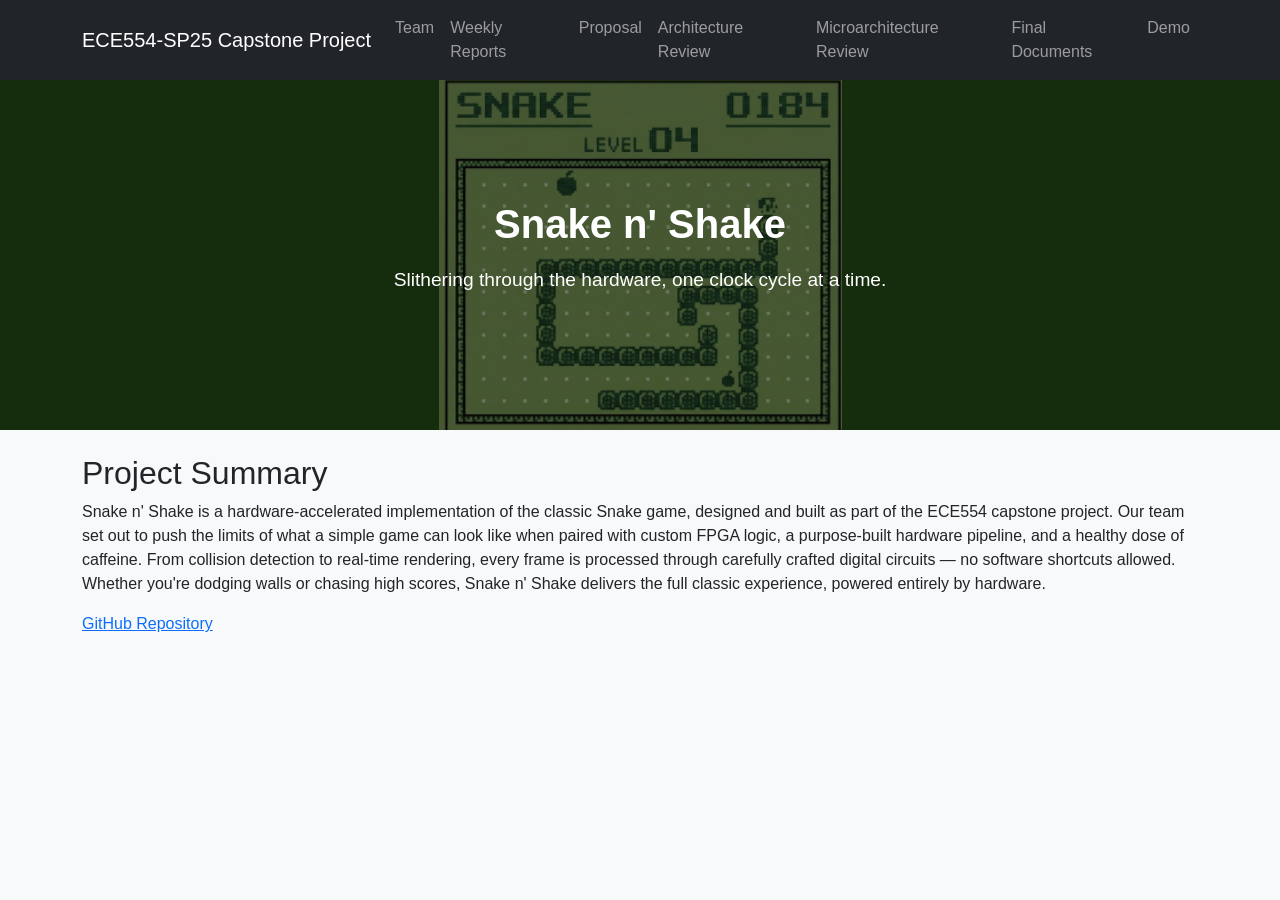
<file: index.html>
<!DOCTYPE html>
<html lang="en">
<head>
    <meta charset="UTF-8">
    <meta name="viewport" content="width=device-width, initial-scale=1.0">
    <title>Snake n' Shake</title>
    <link rel="stylesheet" href="https://cdn.jsdelivr.net/npm/bootstrap@5.3.0/dist/css/bootstrap.min.css">
    <link rel="stylesheet" href="style.css">
</head>
<body>
    <!-- Navigation Bar -->
    <nav class="navbar navbar-expand-lg navbar-dark bg-dark">
        <div class="container">
            <a class="navbar-brand" href="index.html">ECE554-SP25 Capstone Project</a>
            <button class="navbar-toggler" type="button" data-bs-toggle="collapse" data-bs-target="#navbarNav">
                <span class="navbar-toggler-icon"></span>
            </button>
            <div class="collapse navbar-collapse" id="navbarNav">
                <ul class="navbar-nav">
                    <li class="nav-item"><a class="nav-link" href="doc/team.html">Team</a></li>
                    <li class="nav-item"><a class="nav-link" href="doc/weekly-reports.html">Weekly Reports</a></li>
                    <li class="nav-item"><a class="nav-link" href="doc/proposal.html">Proposal</a></li>
                    <li class="nav-item"><a class="nav-link" href="doc/architecture-review.html">Architecture Review</a></li>
                    <li class="nav-item"><a class="nav-link" href="doc/microarchitecture-review.html">Microarchitecture Review</a></li>
                    <li class="nav-item"><a class="nav-link" href="doc/final-docs.html">Final Documents</a></li>
                    <li class="nav-item"><a class="nav-link" href="doc/demo.html">Demo</a></li>
                </ul>
            </div>
        </div>
    </nav>

    <!-- Header Section -->
    <header class="header-image">
        <div class="header-overlay">
            <h1 class="header-title">Snake n' Shake</h1>
            <p class="header-subtitle">Slithering through the hardware, one clock cycle at a time.</p>
        </div>
    </header>

    <!-- Main Content Section -->
    <div class="container mt-4">
        <section id="summary">
            <h2>Project Summary</h2>
            <p>
                <!-- TODO: Replace with your actual project description -->
                Snake n' Shake is a hardware-accelerated implementation of the classic Snake game,
                designed and built as part of the ECE554 capstone project. Our team set out to push
                the limits of what a simple game can look like when paired with custom FPGA logic,
                a purpose-built hardware pipeline, and a healthy dose of caffeine. From collision
                detection to real-time rendering, every frame is processed through carefully crafted
                digital circuits — no software shortcuts allowed. Whether you're dodging walls or
                chasing high scores, Snake n' Shake delivers the full classic experience, powered
                entirely by hardware.
            </p>
            <p><a href="https://github.com/chancehowarth33/capstone" target="_blank">GitHub Repository</a></p>
        </section>
    </div>

    <script src="https://cdn.jsdelivr.net/npm/bootstrap@5.3.0/dist/js/bootstrap.bundle.min.js"></script>
</body>
</html>
</file>
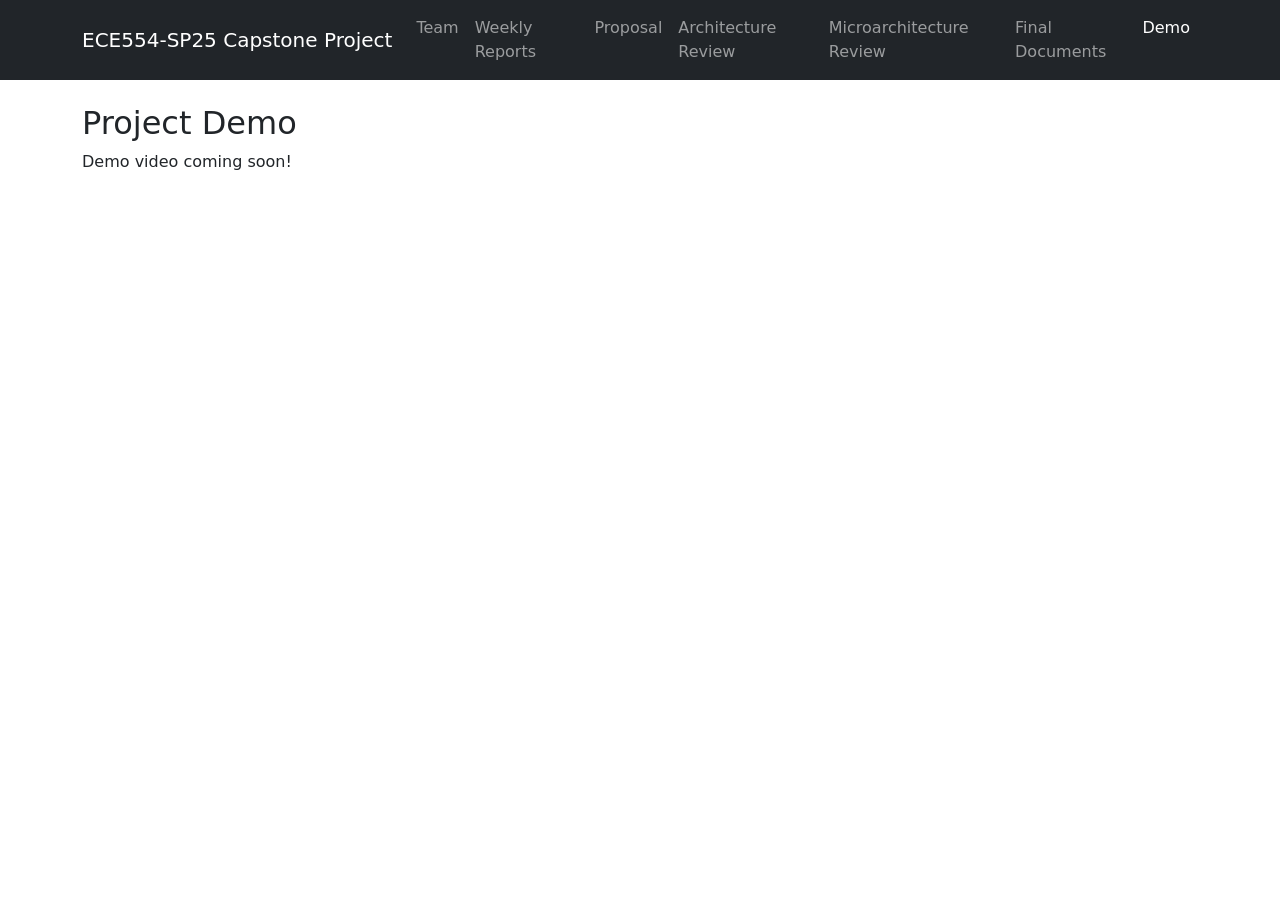
<file: doc/demo.html>
<!DOCTYPE html>
<html lang="en">
<head>
    <meta charset="UTF-8">
    <meta name="viewport" content="width=device-width, initial-scale=1.0">
    <title>Demo - Snake n' Shake</title>
    <link rel="stylesheet" href="https://cdn.jsdelivr.net/npm/bootstrap@5.3.0/dist/css/bootstrap.min.css">
</head>
<body>
    <!-- Navigation Bar -->
    <nav class="navbar navbar-expand-lg navbar-dark bg-dark">
        <div class="container">
            <a class="navbar-brand" href="../index.html">ECE554-SP25 Capstone Project</a>
            <button class="navbar-toggler" type="button" data-bs-toggle="collapse" data-bs-target="#navbarNav">
                <span class="navbar-toggler-icon"></span>
            </button>
            <div class="collapse navbar-collapse" id="navbarNav">
                <ul class="navbar-nav">
                    <li class="nav-item"><a class="nav-link" href="team.html">Team</a></li>
                    <li class="nav-item"><a class="nav-link" href="weekly-reports.html">Weekly Reports</a></li>
                    <li class="nav-item"><a class="nav-link" href="proposal.html">Proposal</a></li>
                    <li class="nav-item"><a class="nav-link" href="architecture-review.html">Architecture Review</a></li>
                    <li class="nav-item"><a class="nav-link" href="microarchitecture-review.html">Microarchitecture Review</a></li>
                    <li class="nav-item"><a class="nav-link" href="final-docs.html">Final Documents</a></li>
                    <li class="nav-item"><a class="nav-link active" href="demo.html">Demo</a></li>
                </ul>
            </div>
        </div>
    </nav>

    <div class="container mt-4">
        <h2>Project Demo</h2>
        <p>
            <!-- TODO: Replace YOUR_YOUTUBE_VIDEO_ID with the actual YouTube video ID -->
            Demo video coming soon!
        </p>
        <!-- Uncomment and update once your demo video is uploaded to YouTube:
        <div class="ratio ratio-16x9" style="max-width: 800px;">
            <iframe src="https://www.youtube.com/embed/YOUR_YOUTUBE_VIDEO_ID"
                title="Snake n' Shake Demo"
                allowfullscreen>
            </iframe>
        </div>
        -->
    </div>

    <script src="https://cdn.jsdelivr.net/npm/bootstrap@5.3.0/dist/js/bootstrap.bundle.min.js"></script>
</body>
</html>
</file>
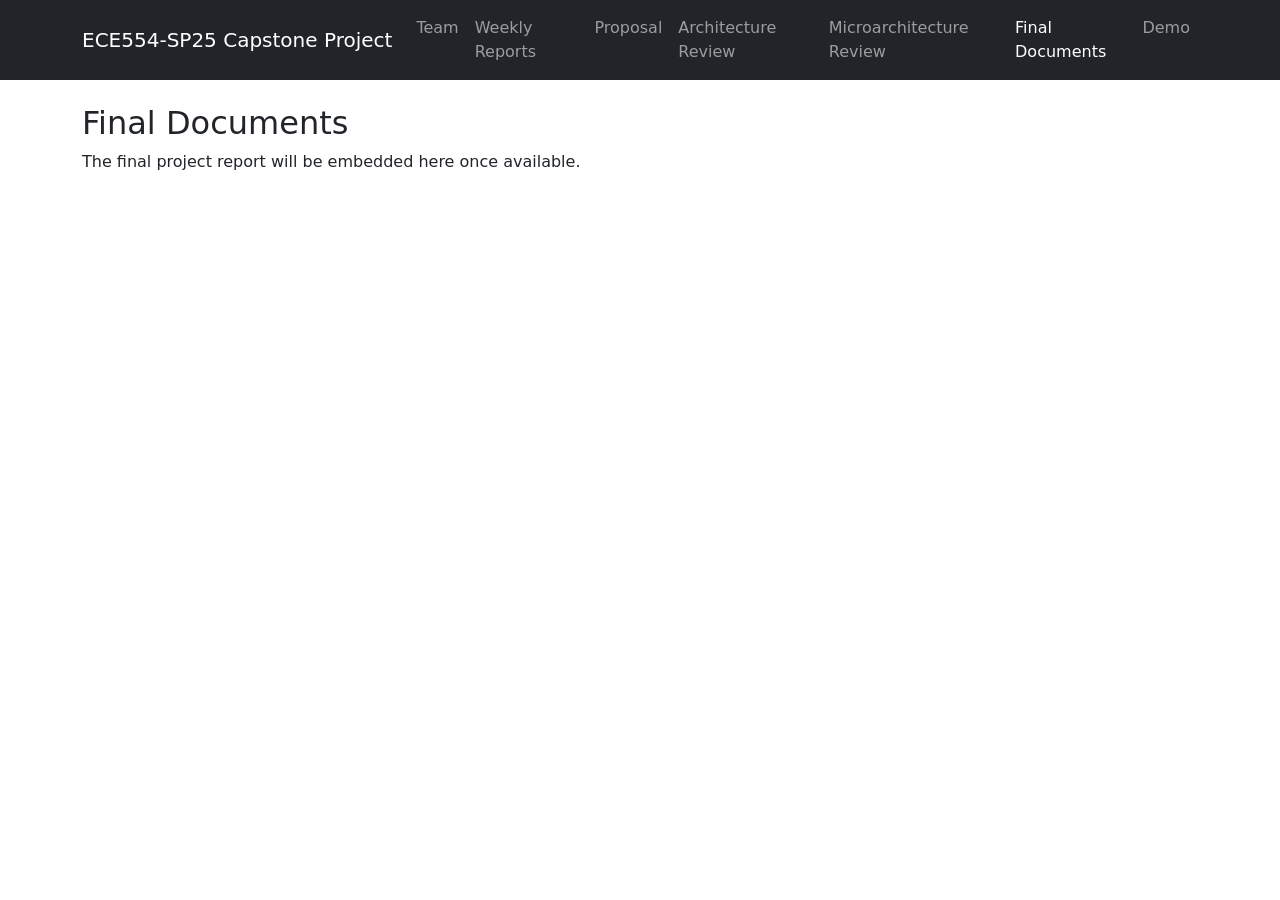
<file: doc/final-docs.html>
<!DOCTYPE html>
<html lang="en">
<head>
    <meta charset="UTF-8">
    <meta name="viewport" content="width=device-width, initial-scale=1.0">
    <title>Final Documents - Snake n' Shake</title>
    <link rel="stylesheet" href="https://cdn.jsdelivr.net/npm/bootstrap@5.3.0/dist/css/bootstrap.min.css">
</head>
<body>
    <!-- Navigation Bar -->
    <nav class="navbar navbar-expand-lg navbar-dark bg-dark">
        <div class="container">
            <a class="navbar-brand" href="../index.html">ECE554-SP25 Capstone Project</a>
            <button class="navbar-toggler" type="button" data-bs-toggle="collapse" data-bs-target="#navbarNav">
                <span class="navbar-toggler-icon"></span>
            </button>
            <div class="collapse navbar-collapse" id="navbarNav">
                <ul class="navbar-nav">
                    <li class="nav-item"><a class="nav-link" href="team.html">Team</a></li>
                    <li class="nav-item"><a class="nav-link" href="weekly-reports.html">Weekly Reports</a></li>
                    <li class="nav-item"><a class="nav-link" href="proposal.html">Proposal</a></li>
                    <li class="nav-item"><a class="nav-link" href="architecture-review.html">Architecture Review</a></li>
                    <li class="nav-item"><a class="nav-link" href="microarchitecture-review.html">Microarchitecture Review</a></li>
                    <li class="nav-item"><a class="nav-link active" href="final-docs.html">Final Documents</a></li>
                    <li class="nav-item"><a class="nav-link" href="demo.html">Demo</a></li>
                </ul>
            </div>
        </div>
    </nav>

    <div class="container mt-4">
        <h2>Final Documents</h2>
        <p>
            <!-- TODO: Add final-report.pdf to the report/ folder and update the iframe src -->
            The final project report will be embedded here once available.
        </p>
        <!-- Uncomment once final-report.pdf is added:
        <iframe src="../report/final-report.pdf" width="100%" height="600px" style="border: none;"></iframe>
        -->
    </div>

    <script src="https://cdn.jsdelivr.net/npm/bootstrap@5.3.0/dist/js/bootstrap.bundle.min.js"></script>
</body>
</html>
</file>
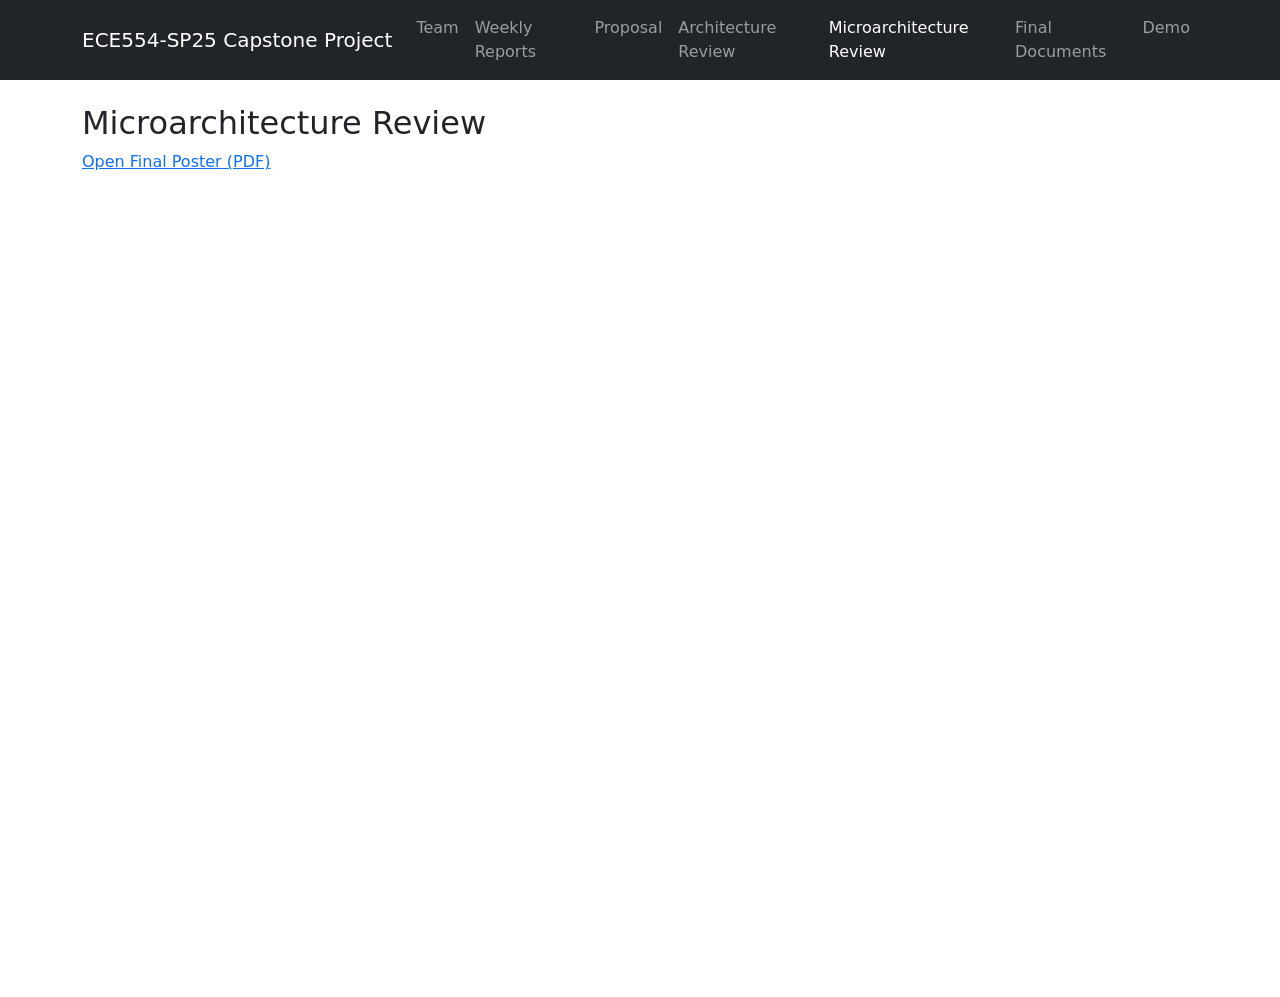
<file: doc/microarchitecture-review.html>
<!DOCTYPE html>
<html lang="en">
<head>
    <meta charset="UTF-8">
    <meta name="viewport" content="width=device-width, initial-scale=1.0">
    <title>Microarchitecture Review - Snake n' Shake</title>
    <link rel="stylesheet" href="https://cdn.jsdelivr.net/npm/bootstrap@5.3.0/dist/css/bootstrap.min.css">
</head>
<body>
    <!-- Navigation Bar -->
    <nav class="navbar navbar-expand-lg navbar-dark bg-dark">
        <div class="container">
            <a class="navbar-brand" href="../index.html">ECE554-SP25 Capstone Project</a>
            <button class="navbar-toggler" type="button" data-bs-toggle="collapse" data-bs-target="#navbarNav">
                <span class="navbar-toggler-icon"></span>
            </button>
            <div class="collapse navbar-collapse" id="navbarNav">
                <ul class="navbar-nav">
                    <li class="nav-item"><a class="nav-link" href="team.html">Team</a></li>
                    <li class="nav-item"><a class="nav-link" href="weekly-reports.html">Weekly Reports</a></li>
                    <li class="nav-item"><a class="nav-link" href="proposal.html">Proposal</a></li>
                    <li class="nav-item"><a class="nav-link" href="architecture-review.html">Architecture Review</a></li>
                    <li class="nav-item"><a class="nav-link active" href="microarchitecture-review.html">Microarchitecture Review</a></li>
                    <li class="nav-item"><a class="nav-link" href="final-docs.html">Final Documents</a></li>
                    <li class="nav-item"><a class="nav-link" href="demo.html">Demo</a></li>
                </ul>
            </div>
        </div>
    </nav>

    <div class="container mt-4">
        <h2>Microarchitecture Review</h2>
        <p><a href="../report/Final Poster.pdf" target="_blank">Open Final Poster (PDF)</a></p>
        <iframe src="../report/Final Poster.pdf" width="100%" height="800px" style="border: none;"></iframe>
    </div>

    <script src="https://cdn.jsdelivr.net/npm/bootstrap@5.3.0/dist/js/bootstrap.bundle.min.js"></script>
</body>
</html>
</file>
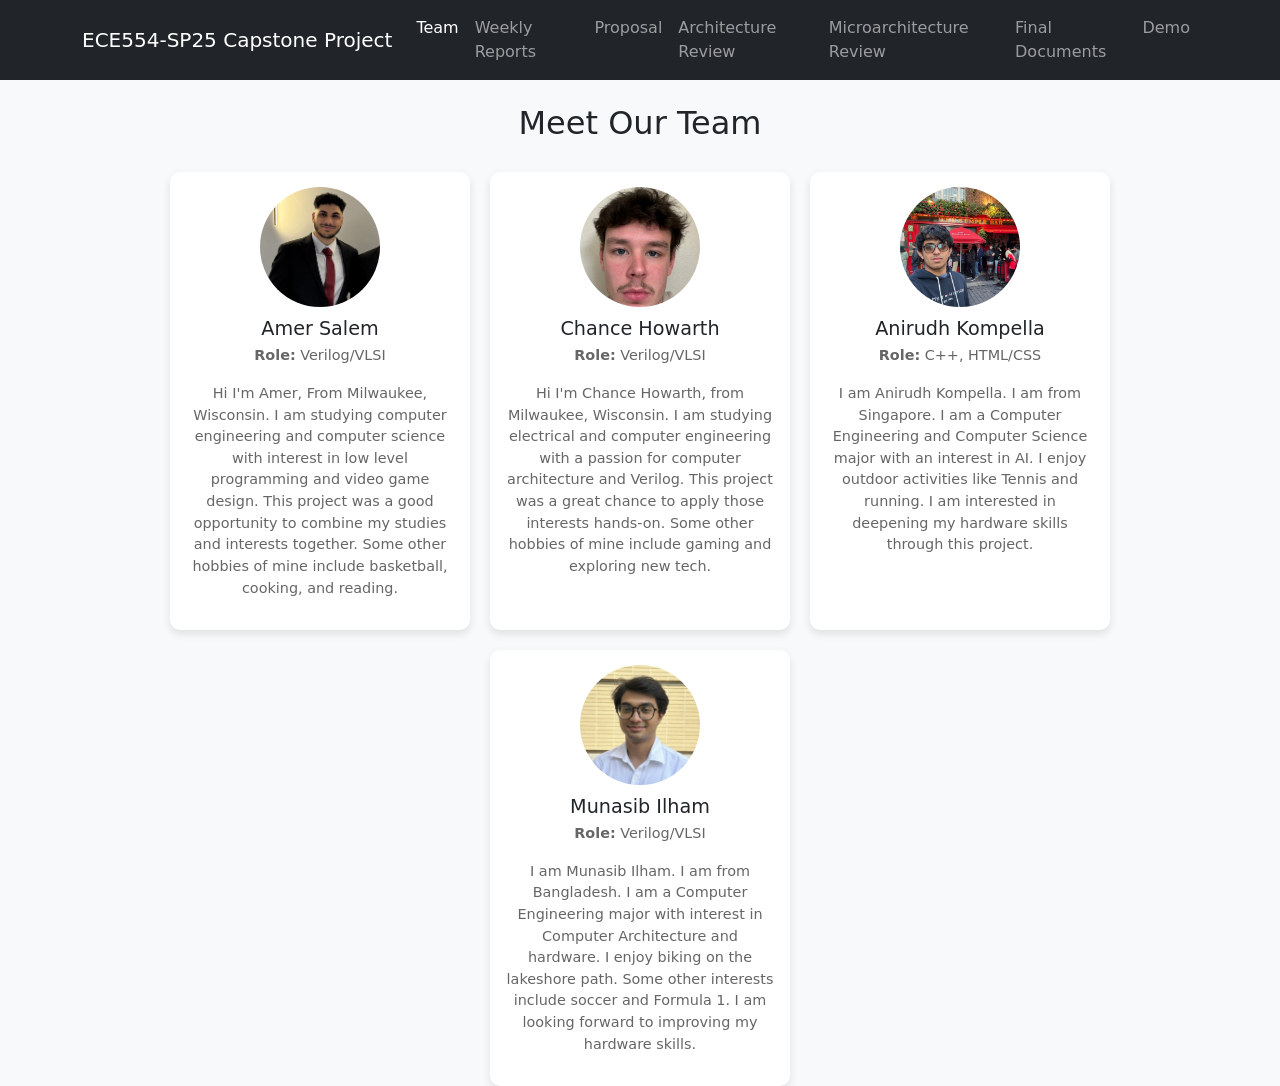
<file: doc/team.html>
<!DOCTYPE html>
<html lang="en">
<head>
    <meta charset="UTF-8">
    <meta name="viewport" content="width=device-width, initial-scale=1.0">
    <title>Team - Snake n' Shake</title>
    <link rel="stylesheet" href="https://cdn.jsdelivr.net/npm/bootstrap@5.3.0/dist/css/bootstrap.min.css">
    <style>
        body {
            background-color: #f8f9fa;
        }
        .team-container {
            display: flex;
            flex-wrap: wrap;
            justify-content: center;
            gap: 20px;
            margin-top: 30px;
        }
        .team-member {
            width: 300px;
            text-align: center;
            padding: 15px;
            border-radius: 10px;
            box-shadow: 0 4px 8px rgba(0, 0, 0, 0.1);
            background-color: #fff;
        }
        .team-member img {
            width: 120px;
            height: 120px;
            border-radius: 50%;
            object-fit: cover;
            object-position: center top;
            margin: 0 auto 10px;
            display: block;
        }
        .team-member h4 {
            margin: 10px 0 5px;
            font-size: 1.2em;
        }
        .team-member p {
            font-size: 0.9em;
            color: #666;
        }
        .team-member a {
            display: inline-block;
            margin-top: 5px;
            text-decoration: none;
            color: #007bff;
            font-weight: bold;
        }
        .team-member a:hover {
            text-decoration: underline;
        }
        .placeholder-img {
            width: 120px;
            height: 120px;
            border-radius: 50%;
            background-color: #cce5cc;
            display: flex;
            align-items: center;
            justify-content: center;
            margin: 0 auto 10px;
            font-size: 2rem;
            color: #4a7c59;
        }
    </style>
</head>
<body>
    <!-- Navigation Bar -->
    <nav class="navbar navbar-expand-lg navbar-dark bg-dark">
        <div class="container">
            <a class="navbar-brand" href="../index.html">ECE554-SP25 Capstone Project</a>
            <button class="navbar-toggler" type="button" data-bs-toggle="collapse" data-bs-target="#navbarNav">
                <span class="navbar-toggler-icon"></span>
            </button>
            <div class="collapse navbar-collapse" id="navbarNav">
                <ul class="navbar-nav">
                    <li class="nav-item"><a class="nav-link active" href="team.html">Team</a></li>
                    <li class="nav-item"><a class="nav-link" href="weekly-reports.html">Weekly Reports</a></li>
                    <li class="nav-item"><a class="nav-link" href="proposal.html">Proposal</a></li>
                    <li class="nav-item"><a class="nav-link" href="architecture-review.html">Architecture Review</a></li>
                    <li class="nav-item"><a class="nav-link" href="microarchitecture-review.html">Microarchitecture Review</a></li>
                    <li class="nav-item"><a class="nav-link" href="final-docs.html">Final Documents</a></li>
                    <li class="nav-item"><a class="nav-link" href="demo.html">Demo</a></li>
                </ul>
            </div>
        </div>
    </nav>

    <!-- Team Section -->
    <div class="container mt-4">
        <h2 class="text-center">Meet Our Team</h2>
        <div class="team-container">

            <!-- Team Member 1 — TODO: Replace placeholder content -->
            <div class="team-member">
                <img src="../image/amer.jpeg" alt="Team Member">
                <h4>Amer Salem</h4>
                <p><strong>Role:</strong> Verilog/VLSI</p>
                <p>Hi I'm Amer, From Milwaukee, Wisconsin. I am studying computer engineering and computer science with interest in low level programming and video game design. This project was a good opportunity to combine my studies and interests together. Some other hobbies of mine include basketball, cooking, and reading.</p>
            </div>

            <!-- Team Member 2 — TODO: Replace placeholder content -->
            <div class="team-member">
                <img src="../image/chanceimg.jpeg" alt="Team Member" style="object-position: center center;">
                <h4>Chance Howarth</h4>
                <p><strong>Role:</strong> Verilog/VLSI</p>
                <p>Hi I'm Chance Howarth, from Milwaukee, Wisconsin. I am studying electrical and computer engineering with a passion for computer architecture and Verilog. This project was a great chance to apply those interests hands-on. Some other hobbies of mine include gaming and exploring new tech.</p>
            </div>

            <!-- Team Member 3 — TODO: Replace placeholder content -->
            <div class="team-member">
                <img src="../image/anirudh.jpeg" alt="Team Member" style="object-position: 15% top;">
                <h4>Anirudh Kompella</h4>
                <p><strong>Role:</strong> C++, HTML/CSS</p>
                <p>I am Anirudh Kompella. I am from Singapore. I am a Computer Engineering and Computer Science major with an interest in AI. I enjoy outdoor activities like Tennis and running. I am interested in deepening my hardware skills through this project.</p>
            </div>

            <!-- Team Member 4 — TODO: Replace placeholder content -->
            <div class="team-member">
                <img src="../image/Munasib-Ilham.png" alt="Team Member" style="object-position: 15% top;">
                <h4>Munasib Ilham</h4>
                <p><strong>Role:</strong> Verilog/VLSI</p>
                <p>I am Munasib Ilham. I am from Bangladesh. I am a Computer Engineering major with interest in Computer Architecture and hardware. I enjoy biking on the lakeshore path. Some other interests include soccer and Formula 1. I am looking forward to improving my hardware skills.</p>
            </div>

        </div>
    </div>

    <script src="https://cdn.jsdelivr.net/npm/bootstrap@5.3.0/dist/js/bootstrap.bundle.min.js"></script>
</body>
</html>
</file>
<file: style.css>
/* General styles */
body {
    background-color: #f8f9fa;
    font-family: Arial, sans-serif;
}

/* Header Image Section */
.header-image {
    position: relative;
    width: 100%;
    height: 350px;
    background: url('image/snake_img.png') no-repeat center center;
    background-size: contain;
    background-color: #2d5a1b;
}

/* Overlay for better readability */
.header-overlay {
    position: absolute;
    top: 0;
    left: 0;
    width: 100%;
    height: 100%;
    background: rgba(0, 0, 0, 0.5);
    display: flex;
    flex-direction: column;
    align-items: center;
    justify-content: center;
    color: white;
    text-align: center;
}

.header-title {
    font-size: 2.5rem;
    font-weight: bold;
}

.header-subtitle {
    font-size: 1.2rem;
    margin-top: 10px;
}

/* Responsive Design */
@media (max-width: 768px) {
    .header-title {
        font-size: 2rem;
    }
    .header-subtitle {
        font-size: 1rem;
    }
}
</file>
